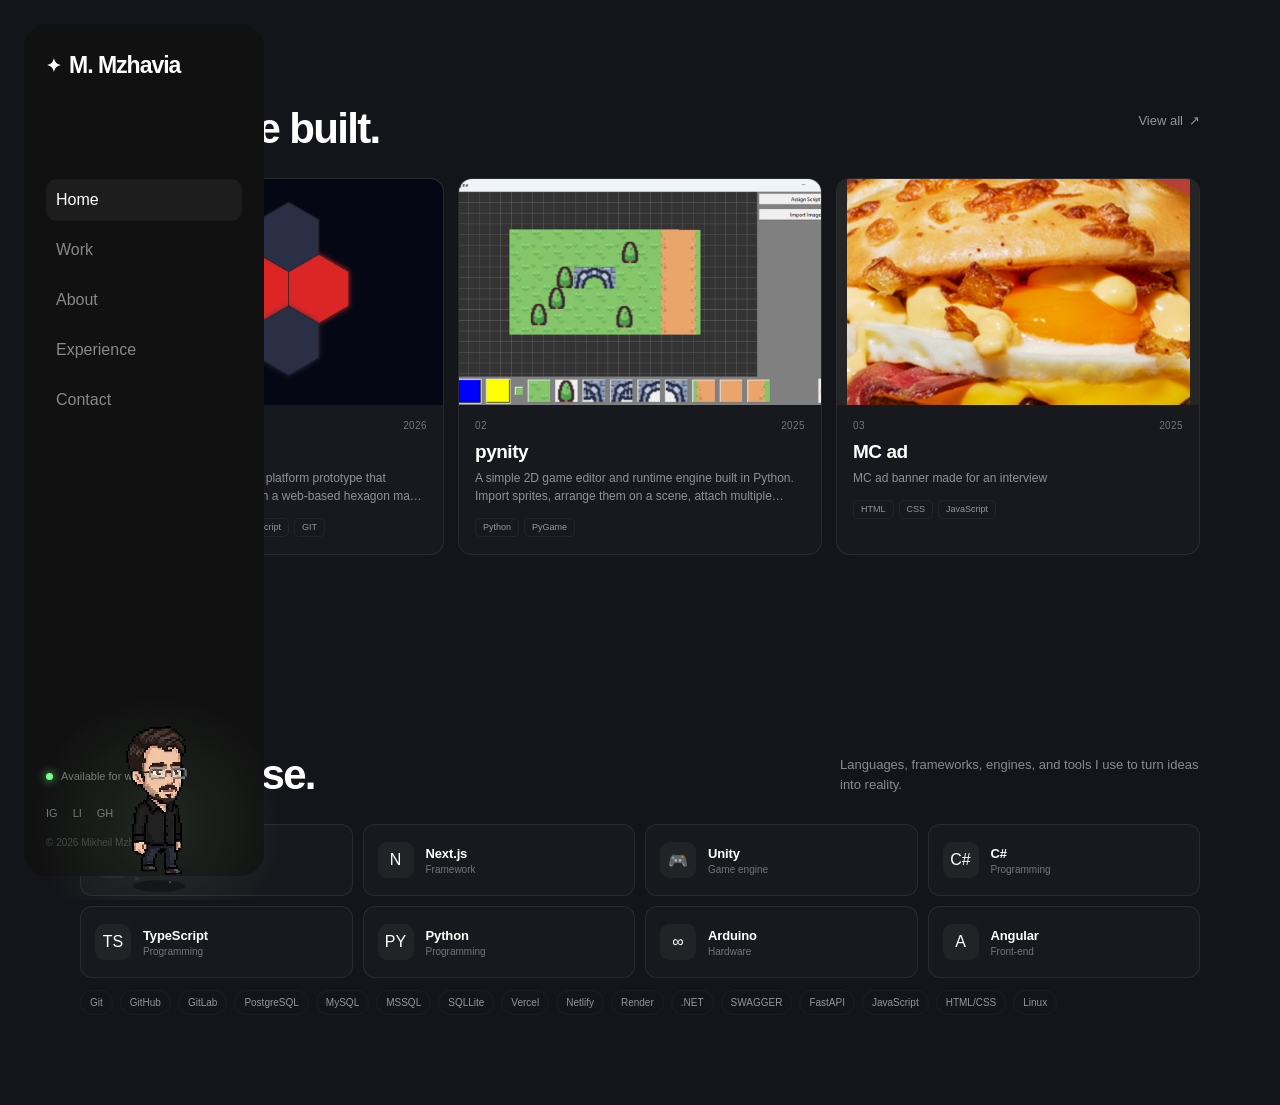
<file: index.html>
<!DOCTYPE html>
<html lang="en">

<head>
  <meta charset="UTF-8">
  <meta name="viewport" content="width=device-width, initial-scale=1.0">
  <title>Mikheil Mzhavia</title>
  <link rel="stylesheet" href="style.css">

</head>

<body>



  <aside class="sidebar">

    <a href="#" class="brand">
      <span class="brand-mark">✦</span>
      <span>M. Mzhavia</span>
    </a>

    <nav class="menu">
      <a href="./index.html" class="active">

        Home
      </a>

      <a href="#work">

        Work
      </a>

      <a href="./about.html">

        About
      </a>

      <a href="#experience">

        Experience
      </a>

      <a href="#contact">

        Contact
      </a>
    </nav>

    <div class="sidebar-bottom">

      <div class="availability">
        <span></span>
        Available for work
      </div>

      <div class="socials">
        <a href="#">IG</a>
        <a href="#">LI</a>
        <a href="#">GH</a>
      </div>

      <p>© 2026 Mikheil Mzhavia</p>

    </div>

  </aside>

  <section class="projects" id="projects">
    <div class="projects-header">
      <div>
        <span class="eyebrow">Selected work</span>
        <h2>Things I've built.</h2>
      </div>

      <a href="/projects" class="view-all">
        View all <span>↗</span>
      </a>
    </div>

    <div class="projects-grid">

      <!-- Featured Project -->
      <a href="https://github.com/miho2007/codelaxy" class="project-card project-card--featured">
        <div class="project-image">
          <img
            src="./img/codelaxy.png"
            alt="Project One preview" />
          <span class="project-arrow">↗</span>
        </div>

        <div class="project-content">
          <div class="project-meta">
            <span>01</span>
            <span>2026</span>
          </div>

          <h3>codelaxy</h3>

          <p>
            Codelaxy is a coding challenge platform prototype that combines a Python CLI tool with a web-based hexagon
            map. Players solve programming problems locally, run automated tests, submit their solutions, and capture
            hexagons on a shared map when their solution passes.

            The project blends competitive programming, game mechanics, and Git-based synchronization — without
            requiring a backend server.
          </p>

          <div class="tech-stack">
            <span>Python</span>
            <span>HTML</span>
            <span>CSS</span>
            <span>JavaScript</span>
            <span>GIT</span>
          </div>
        </div>
      </a>

      <!-- Project 2 -->
      <a href="https://github.com/miho2007/pynity" class="project-card">
        <div class="project-image">
          <img
            src="./img/Pynity.png"
            alt="Project Two preview" />
          <span class="project-arrow">↗</span>
        </div>

        <div class="project-content">
          <div class="project-meta">
            <span>02</span>
            <span>2025</span>
          </div>

          <h3>pynity</h3>

          <p>
            A simple 2D game editor and runtime engine built in Python.
            Import sprites, arrange them on a scene, attach multiple Python scripts, and export a playable game with one
            click!
          </p>

          <div class="tech-stack">
            <span>Python</span>
            <span>PyGame</span>
          </div>
        </div>
      </a>

      <!-- Project 3 -->
      <a href="https://miho2007.github.io/ad-banner/" class="project-card">
        <div class="project-image">
          <img
            src="./img/ad banner.png"
            alt="Project Three preview" />
          <span class="project-arrow">↗</span>
        </div>

        <div class="project-content">
          <div class="project-meta">
            <span>03</span>
            <span>2025</span>
          </div>

          <h3>MC ad</h3>

          <p>
            MC ad banner made for an interview
          </p>

          <div class="tech-stack">
            <span>HTML</span>
            <span>CSS</span>
            <span>JavaScript</span>
          </div>
        </div>
      </a>

    </div>
  </section>

  <section class="tech-stack-section">

    <div class="tech-stack-header">
      <div>
        <p class="tech-stack-eyebrow">Tech stack</p>

        <h2 class="tech-stack-title">
          Things I use.
        </h2>
      </div>

      <p class="tech-stack-description">
        Languages, frameworks, engines, and tools
        I use to turn ideas into reality.
      </p>
    </div>


    <div class="tech-grid">

      <div class="tech-card">
        <div class="tech-card-icon">⚛</div>

        <div class="tech-card-info">
          <span class="tech-card-name">React</span>
          <span class="tech-card-type">Front-end</span>
        </div>

        <span class="tech-card-arrow">↗</span>
      </div>


      <div class="tech-card">
        <div class="tech-card-icon">N</div>

        <div class="tech-card-info">
          <span class="tech-card-name">Next.js</span>
          <span class="tech-card-type">Framework</span>
        </div>

        <span class="tech-card-arrow">↗</span>
      </div>


      <div class="tech-card">
        <div class="tech-card-icon">🎮</div>

        <div class="tech-card-info">
          <span class="tech-card-name">Unity</span>
          <span class="tech-card-type">Game engine</span>
        </div>

        <span class="tech-card-arrow">↗</span>
      </div>


      <div class="tech-card">
        <div class="tech-card-icon">C#</div>

        <div class="tech-card-info">
          <span class="tech-card-name">C#</span>
          <span class="tech-card-type">Programming</span>
        </div>

        <span class="tech-card-arrow">↗</span>
      </div>


      <div class="tech-card">
        <div class="tech-card-icon">TS</div>

        <div class="tech-card-info">
          <span class="tech-card-name">TypeScript</span>
          <span class="tech-card-type">Programming</span>
        </div>

        <span class="tech-card-arrow">↗</span>
      </div>


      <div class="tech-card">
        <div class="tech-card-icon">PY</div>

        <div class="tech-card-info">
          <span class="tech-card-name">Python</span>
          <span class="tech-card-type">Programming</span>
        </div>

        <span class="tech-card-arrow">↗</span>
      </div>


      <div class="tech-card">
        <div class="tech-card-icon">∞</div>

        <div class="tech-card-info">
          <span class="tech-card-name">Arduino</span>
          <span class="tech-card-type">Hardware</span>
        </div>

        <span class="tech-card-arrow">↗</span>
      </div>


      <div class="tech-card">
        <div class="tech-card-icon">A</div>

        <div class="tech-card-info">
          <span class="tech-card-name">Angular</span>
          <span class="tech-card-type">Front-end</span>
        </div>

        <span class="tech-card-arrow">↗</span>
      </div>

    </div>


    <div class="tech-more">
      <span class="tech-more-item">Git</span>
      <span class="tech-more-item">GitHub</span>
      <span class="tech-more-item">GitLab</span>
      <span class="tech-more-item">PostgreSQL</span>
      <span class="tech-more-item">MySQL</span>
      <span class="tech-more-item">MSSQL</span>
      <span class="tech-more-item">SQLLite</span>
      <span class="tech-more-item">Vercel</span>
      <span class="tech-more-item">Netlify</span>
      <span class="tech-more-item">Render</span>
      <span class="tech-more-item">.NET</span>
      <span class="tech-more-item">SWAGGER</span>
      <span class="tech-more-item">FastAPI</span>
      <span class="tech-more-item">JavaScript</span>
      <span class="tech-more-item">HTML/CSS</span>
      <span class="tech-more-item">Linux</span>
      
    </div>

  </section>


  <script src="mini-me-widget.js"></script>


  <mini-me-widget api-base="https://mini-me-backend-ue1z.onrender.com"></mini-me-widget>

</body>

</html>
</file>
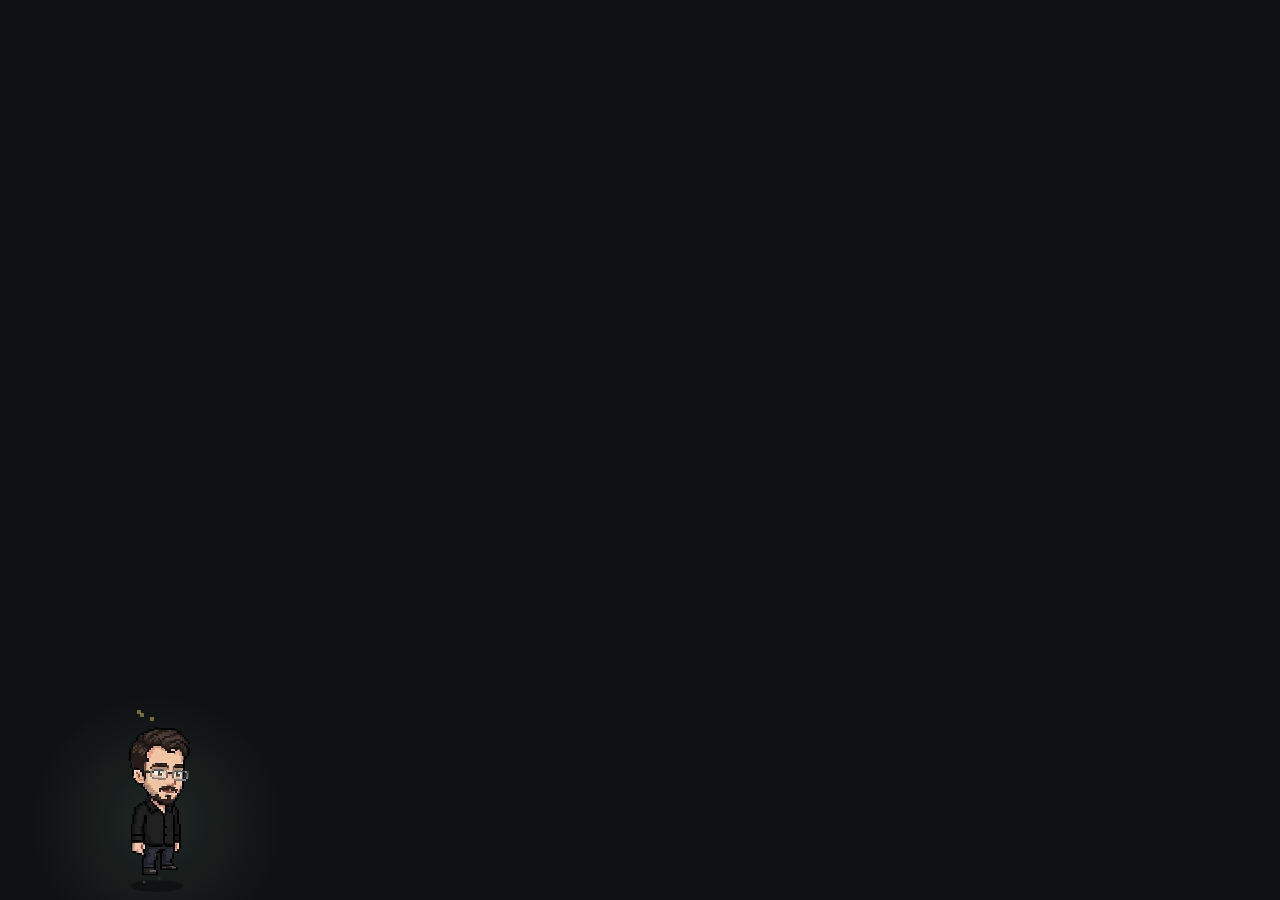
<file: mini me page.html>
<!DOCTYPE html>
<html lang="en">
<head>
<meta charset="UTF-8">
<meta name="viewport" content="width=device-width, initial-scale=1">
<title>Mini-Me</title>
<link rel="preconnect" href="https://fonts.googleapis.com">
<link href="https://fonts.googleapis.com/css2?family=Press+Start+2P&family=VT323&display=swap" rel="stylesheet">
<style>
  :root { color-scheme: dark; }
  * { box-sizing: border-box; }
  html, body {
    margin: 0;
    background: #101114;
    font-family: 'VT323', monospace;
    color: #eaeaea;
  }
  ::selection { background: #2e5c34; }

  /* ---------- demo page content (stand-in for "the website") ---------- */
  .page { max-width: 720px; margin: 0 auto; padding: 60px 24px 200px; }
  .pixel-h { font-family: 'Press Start 2P', monospace; letter-spacing: 1px; color: #9fe3a8; text-shadow: 2px 2px 0 #1a3a1e; }
  h1.pixel-h { font-size: 20px; margin: 0 0 6px; }
  h2.pixel-h { font-size: 13px; margin: 0 0 10px; }
  .subtitle { font-size: 20px; color: #8a8f98; margin: 0 0 40px; }
  .card { background: #14151a; border: 3px solid #2e2e38; border-radius: 6px; padding: 18px 20px; margin-bottom: 20px; }
  .card p { font-size: 19px; line-height: 1.45; color: #c7cad1; margin: 0; }
  .hint { display: inline-block; margin-top: 4px; font-size: 15px; color: #6f7480; }

  /* ---------- pet overlay ---------- */
  #pet-canvas {
    position: fixed;
    inset: 0;
    width: 100vw;
    height: 100vh;
    pointer-events: none;
    image-rendering: pixelated;
    image-rendering: crisp-edges;
    z-index: 2147483000;
  }
  #pet-hit {
    position: fixed;
    pointer-events: auto;
    cursor: pointer;
    z-index: 2147483001;
    background: transparent;
    border: none;
    padding: 0;
  }
  #pet-hint {
    position: fixed;
    pointer-events: none;
    z-index: 2147483001;
    background: #14151a;
    border: 3px solid #2e2e38;
    border-radius: 4px;
    padding: 6px 10px;
    font-size: 16px;
    color: #9fe3a8;
    white-space: nowrap;
    opacity: 0;
    transition: opacity 0.3s ease;
  }
  #pet-hint.show { opacity: 1; }
  #pet-hint::after {
    content: "";
    position: absolute;
    bottom: -8px;
    left: 22px;
    border: 6px solid transparent;
    border-top-color: #2e2e38;
  }

  /* ---------- chat panel ---------- */
  #chat-panel {
    position: fixed;
    width: min(320px, 92vw);
    max-height: 380px;
    background: #14151a;
    border: 3px solid #2e2e38;
    border-radius: 8px;
    display: flex;
    flex-direction: column;
    overflow: hidden;
    z-index: 2147483002;
    box-shadow: 0 10px 30px rgba(0,0,0,0.5);
    opacity: 0;
    transform: translateY(8px) scale(0.98);
    transition: opacity 0.16s ease, transform 0.16s ease;
  }
  #chat-panel.open { opacity: 1; transform: translateY(0) scale(1); pointer-events: auto; }
  #chat-panel:not(.open) { pointer-events: none; }
  #chat-header {
    display: flex;
    align-items: center;
    justify-content: space-between;
    padding: 8px 12px;
    background: #1a1b21;
    border-bottom: 3px solid #2e2e38;
  }
  #chat-header span {
    font-family: 'Press Start 2P', monospace;
    font-size: 10px;
    color: #9fe3a8;
  }
  #chat-close {
    background: none;
    border: none;
    color: #8a8f98;
    font-size: 20px;
    line-height: 1;
    cursor: pointer;
    padding: 0 4px;
  }
  #chat-close:hover { color: #e07a7a; }
  #chat-messages {
    flex: 1;
    overflow-y: auto;
    padding: 12px;
    display: flex;
    flex-direction: column;
    gap: 8px;
    min-height: 80px;
    max-height: 260px;
  }
  .msg { max-width: 85%; font-size: 18px; line-height: 1.3; padding: 7px 10px; border-radius: 4px; word-wrap: break-word; }
  .msg.user { align-self: flex-end; background: #26262b; color: #eaeaea; }
  .msg.bot { align-self: flex-start; background: #16241a; color: #b9f0c2; border: 1px solid #24402a; }
  .msg.error { align-self: flex-start; background: #2a1a1a; color: #e07a7a; border: 1px solid #4a2a2a; }
  .msg.typing { align-self: flex-start; background: #16241a; border: 1px solid #24402a; color: #9fe3a8; display: flex; gap: 4px; padding: 9px 12px; }
  .msg.typing span { width: 5px; height: 5px; background: #9fe3a8; border-radius: 50%; animation: bounce 1s infinite ease-in-out; }
  .msg.typing span:nth-child(2) { animation-delay: 0.15s; }
  .msg.typing span:nth-child(3) { animation-delay: 0.3s; }
  @keyframes bounce { 0%, 60%, 100% { transform: translateY(0); opacity: 0.5; } 30% { transform: translateY(-3px); opacity: 1; } }
  #chat-form { display: flex; gap: 6px; padding: 10px; border-top: 3px solid #2e2e38; }
  #chat-input {
    flex: 1;
    padding: 8px 10px;
    font-family: 'VT323', monospace;
    font-size: 18px;
    background: #0e0f13;
    border: 2px solid #2e2e38;
    border-radius: 4px;
    color: #eaeaea;
  }
  #chat-input:focus { outline: 2px solid #9fe3a8; }
  #chat-send {
    font-family: 'Press Start 2P', monospace;
    font-size: 10px;
    padding: 8px 10px;
    border: 2px solid #1a3a1e;
    border-radius: 4px;
    background: #9fe3a8;
    color: #101114;
    cursor: pointer;
  }
  #chat-send:disabled { opacity: 0.5; cursor: default; }
</style>
</head>
<body>



<canvas id="pet-canvas"></canvas>
<button id="pet-hit" aria-label="Chat with Mini-Me"></button>
<div id="pet-hint">click me!</div>

<div id="chat-panel">
  <div id="chat-header">
    <span>MINI-ME</span>
    <button id="chat-close" aria-label="Close chat">&times;</button>
  </div>
  <div id="chat-messages"></div>
  <form id="chat-form">
    <input type="text" id="chat-input" placeholder="say something..." autocomplete="off" />
    <button type="submit" id="chat-send">SEND</button>
  </form>
</div>

<script>
(() => {
  const API_BASE = "https://mini-me-backend-ue1z.onrender.com";
  const REDUCED_MOTION = window.matchMedia("(prefers-reduced-motion: reduce)").matches;

  const canvas = document.getElementById("pet-canvas");
  const ctx = canvas.getContext("2d");
  const hitEl = document.getElementById("pet-hit");
  const hintEl = document.getElementById("pet-hint");
  const panelEl = document.getElementById("chat-panel");
  const closeBtn = document.getElementById("chat-close");
  const messagesEl = document.getElementById("chat-messages");
  const formEl = document.getElementById("chat-form");
  const inputEl = document.getElementById("chat-input");
  const sendBtn = document.getElementById("chat-send");

  // ---- sprite: cropped 1:1 from the uploaded photo, background removed ----
  const SPRITE_SRC = "[data-uri]";
  const sprite = new Image();
  let spriteReady = false;
  sprite.onload = () => { spriteReady = true; };
  sprite.src = SPRITE_SRC;
  const SPRITE_NATIVE_W = 139;
  const SPRITE_NATIVE_H = 341;
  const DRAW_H = 150;
  const DRAW_W = Math.round(DRAW_H * (SPRITE_NATIVE_W / SPRITE_NATIVE_H));
  const SCALE = DRAW_H / SPRITE_NATIVE_H;
  const NECK_Y = 160;
  const HIP_Y = 280;
  const LEG_MID_X = 70;
  const SRC_HEAD = { sx: 0, sy: 0, sw: SPRITE_NATIVE_W, sh: NECK_Y };
  const SRC_BODY = { sx: 0, sy: NECK_Y, sw: SPRITE_NATIVE_W, sh: HIP_Y - NECK_Y };
  const SRC_LEG_L = { sx: 0, sy: HIP_Y, sw: LEG_MID_X, sh: SPRITE_NATIVE_H - HIP_Y };
  const SRC_LEG_R = { sx: LEG_MID_X, sy: HIP_Y, sw: SPRITE_NATIVE_W - LEG_MID_X, sh: SPRITE_NATIVE_H - HIP_Y };

  const GROUND_MARGIN = 18;
  const character = {
    x: 120,
    dir: 1,
    speed: REDUCED_MOTION ? 0 : 0.55,
    minX: 0,
    maxX: 0,
    engaged: false,   // chat panel open -> stands still, faces the panel
    thinking: false,  // waiting on a backend reply
  };
  let FOOT_Y = 0;
  let lastDir = character.dir;
  let turnPulse = 0;
  let idleSeed = Math.random() * 1000;
  const dust = [];
  let lastStepPhase = 0;
  let mouseX = null, mouseY = null;
  let headTiltCurrent = 0;
  let newMessagePulse = 0;
  let bodyBobCurrent = 0;
  let headBobCurrent = 0;
  let nodPulse = 0;
  let lastNodAt = 0;
  let waddleCurrent = 0;
  let stretchCurrent = 0;
  let squeezeCurrent = 0;
  let headWaddleCurrent = 0;
  let flourishPulse = 0;
  let stepCounter = 0;
  const sparkles = [];

  function recomputeBounds() {
    FOOT_Y = window.innerHeight - GROUND_MARGIN;
    character.minX = DRAW_W / 2 + 12;
    character.maxX = window.innerWidth - DRAW_W / 2 - 12;
    if (character.x < character.minX) character.x = character.minX;
    if (character.x > character.maxX) character.x = character.maxX;
  }
  function resizeCanvas() {
    canvas.width = window.innerWidth;
    canvas.height = window.innerHeight;
    ctx.imageSmoothingEnabled = false;
    recomputeBounds();
    if (panelEl.classList.contains("open")) positionPanel();
  }
  window.addEventListener("resize", resizeCanvas);
  window.addEventListener("mousemove", (e) => { mouseX = e.clientX; mouseY = e.clientY; });
  resizeCanvas();
  character.x = Math.max(character.minX, Math.min(character.maxX, 120));

  let sessionId = null;
  let sessionPromise = null;
  function ensureSession() {
    if (sessionId) return Promise.resolve(sessionId);
    if (sessionPromise) return sessionPromise;
    sessionPromise = fetch(API_BASE + "/session", { method: "POST" })
      .then((res) => res.json())
      .then((data) => { sessionId = data.session_id; return sessionId; })
      .catch(() => null);
    return sessionPromise;
  }

  // ---------------- chat panel ----------------
  const chatMessages = [];
  let hasInteracted = false;

  function addMessage(role, text) {
    const el = document.createElement("div");
    el.className = "msg " + role;
    messagesEl.appendChild(el);
    const msg = { role, text, shown: role === "bot" ? 0 : text.length, el, done: role !== "bot" };
    if (role !== "bot") el.textContent = text;
    chatMessages.push(msg);
    messagesEl.scrollTop = messagesEl.scrollHeight;
    return msg;
  }

  function addTypingIndicator() {
    const el = document.createElement("div");
    el.className = "msg typing";
    el.innerHTML = "<span></span><span></span><span></span>";
    messagesEl.appendChild(el);
    messagesEl.scrollTop = messagesEl.scrollHeight;
    return el;
  }

  let typingQueue = [];
  function tickTypewriters() {
    for (let i = typingQueue.length - 1; i >= 0; i--) {
      const m = typingQueue[i];
      if (m.shown < m.text.length) {
        m.shown += 1;
        m.el.textContent = m.text.slice(0, m.shown);
        messagesEl.scrollTop = messagesEl.scrollHeight;
      } else {
        m.done = true;
        typingQueue.splice(i, 1);
      }
    }
  }

  function positionPanel() {
    const rect = { w: Math.min(320, window.innerWidth * 0.92) };
    const headTopApprox = FOOT_Y - DRAW_H;
    let left = character.x - rect.w / 2;
    left = Math.max(10, Math.min(window.innerWidth - rect.w - 10, left));
    let bottom = window.innerHeight - headTopApprox + 14;
    bottom = Math.min(bottom, window.innerHeight - 60);
    panelEl.style.left = Math.round(left) + "px";
    panelEl.style.bottom = Math.round(bottom) + "px";
  }

  function openChat() {
    hasInteracted = true;
    hintEl.classList.remove("show");
    character.engaged = true;
    positionPanel();
    panelEl.classList.add("open");
    ensureSession();
    setTimeout(() => inputEl.focus(), 50);
  }
  function closeChat() {
    panelEl.classList.remove("open");
    character.engaged = false;
  }
  hitEl.addEventListener("click", () => {
    if (panelEl.classList.contains("open")) closeChat();
    else openChat();
  });
  closeBtn.addEventListener("click", closeChat);
  document.addEventListener("click", (e) => {
    if (!panelEl.classList.contains("open")) return;
    if (panelEl.contains(e.target) || e.target === hitEl) return;
    closeChat();
  });

  formEl.addEventListener("submit", async (e) => {
    e.preventDefault();
    const message = inputEl.value.trim();
    if (!message || character.thinking) return;
    inputEl.value = "";
    sendBtn.disabled = true;
    character.thinking = true;
    addMessage("user", message);
    const typingEl = addTypingIndicator();
    try {
      await ensureSession();
      const res = await fetch(API_BASE + "/chat", {
        method: "POST",
        headers: { "Content-Type": "application/json" },
        body: JSON.stringify({ message, session_id: sessionId }),
      });
      typingEl.remove();
      if (!res.ok) {
        const errText = await res.text();
        addMessage("error", "something broke: " + errText.slice(0, 120));
      } else {
        const data = await res.json();
        const msg = addMessage("bot", data.reply || "...");
        msg.el.textContent = "";
        typingQueue.push(msg);
        newMessagePulse = 1;
      }
    } catch (err) {
      typingEl.remove();
      addMessage("error", "can't reach the backend right now.");
    } finally {
      character.thinking = false;
      sendBtn.disabled = false;
      inputEl.focus();
    }
  });

  // ---------------- pet hint bubble (encourage first click) ----------------
  let hintTimer = setTimeout(() => {
    if (!hasInteracted) hintEl.classList.add("show");
  }, 3500);
  setInterval(() => {
    if (hasInteracted || panelEl.classList.contains("open")) return;
    hintEl.classList.toggle("show");
  }, 6000);

  function positionHitAndHint() {
    const left = Math.round(character.x - DRAW_W / 2);
    const top = Math.round(FOOT_Y - DRAW_H - 10);
    hitEl.style.left = left + "px";
    hitEl.style.top = top + "px";
    hitEl.style.width = DRAW_W + "px";
    hitEl.style.height = (DRAW_H + 18) + "px";
    hintEl.style.left = (left + DRAW_W / 2 - hintEl.offsetWidth / 2) + "px";
    hintEl.style.top = (top - 40) + "px";
  }

  // ---------------- animation helpers ----------------
  function updateTurnPulse() {
    if (character.dir !== lastDir) {
      turnPulse = 1;
      lastDir = character.dir;
    }
    turnPulse *= 0.9;
    if (turnPulse < 0.01) turnPulse = 0;
  }
  function spawnDust(footX) { dust.push({ x: footX, y: FOOT_Y, life: 1 }); }
  function updateDust() {
    for (let i = dust.length - 1; i >= 0; i--) {
      const d = dust[i];
      d.life -= 0.045;
      d.y -= 0.15;
      if (d.life <= 0) dust.splice(i, 1);
    }
  }
  function drawDust() {
    for (const d of dust) {
      ctx.globalAlpha = d.life * 0.4;
      ctx.fillStyle = "#cfd6de";
      const s = 2 + (1 - d.life) * 2;
      ctx.fillRect(Math.round(d.x - s / 2), Math.round(d.y - s / 2), s, s);
    }
    ctx.globalAlpha = 1;
  }

  function spawnSparkle(x, y) {
    for (let i = 0; i < 3; i++) {
      sparkles.push({
        x: x + (Math.random() - 0.5) * 20,
        y: y + (Math.random() - 0.5) * 10,
        life: 1,
        vy: -0.4 - Math.random() * 0.3,
        vx: (Math.random() - 0.5) * 0.6,
      });
    }
  }
  function updateSparkles() {
    for (let i = sparkles.length - 1; i >= 0; i--) {
      const s = sparkles[i];
      s.life -= 0.03;
      s.x += s.vx;
      s.y += s.vy;
      if (s.life <= 0) sparkles.splice(i, 1);
    }
  }
  function drawSparkles() {
    for (const s of sparkles) {
      ctx.globalAlpha = Math.max(0, s.life);
      ctx.fillStyle = "#f5e17a";
      const sz = 2 + Math.sin(s.life * Math.PI) * 2;
      ctx.fillRect(Math.round(s.x - sz / 2), Math.round(s.y - sz / 2), sz, sz);
    }
    ctx.globalAlpha = 1;
  }

  function drawCharacter(t) {
    const walking = character.speed > 0 && !character.engaged && !character.thinking;
    updateTurnPulse();
    if (newMessagePulse > 0) newMessagePulse *= 0.92;
    if (newMessagePulse < 0.01) newMessagePulse = 0;

    const gaitSpeed = 0.0105;
    const phase = t * gaitSpeed;

    const attentive = character.engaged || character.thinking;

    // occasional slow nod while attentive, instead of a constant fast bob
    if (attentive && t - lastNodAt > 2400 + Math.sin(idleSeed) * 400) {
      lastNodAt = t;
      nodPulse = 1;
    }
    nodPulse *= 0.94;
    if (nodPulse < 0.01) nodPulse = 0;
    const nodShape = Math.sin(nodPulse * Math.PI) * nodPulse;

    // a random extra-peppy step every so often, purely for charm
    flourishPulse *= 0.9;
    if (flourishPulse < 0.01) flourishPulse = 0;
    const flourishShape = Math.sin(Math.min(flourishPulse, 1) * Math.PI) * flourishPulse;

    // target bob per state — walking gets a bouncy hop, everything else stays gentle
    const bodyBobTarget = walking
      ? Math.abs(Math.sin(phase)) * (4 + flourishShape * 3.5)
      : attentive
      ? Math.sin(t * 0.0025 + idleSeed) * 1 + nodShape * 1.2
      : Math.sin(t * 0.0035 + idleSeed) * 1.2;
    bodyBobCurrent += (bodyBobTarget - bodyBobCurrent) * (walking ? 0.3 : 0.08);
    const bodyBob = bodyBobCurrent;

    // waddle: whole body rocks side to side in time with the steps, like a happy penguin
    const waddleTarget = walking ? Math.sin(phase) * (0.11 + flourishShape * 0.05) : 0;
    waddleCurrent += (waddleTarget - waddleCurrent) * 0.3;

    // squash & stretch tied to the same gait cycle — springy, not robotic
    const stretchTarget = walking ? Math.sin(phase * 2 + 0.3) * (0.06 + flourishShape * 0.03) : 0;
    stretchCurrent += (stretchTarget - stretchCurrent) * 0.3;

    // crouch a little right before turning around, then pop after (turnPulse handles the pop)
    const edgeMargin = 14;
    const approachingEdge = walking && (
      (character.dir === 1 && character.x > character.maxX - edgeMargin) ||
      (character.dir === -1 && character.x < character.minX + edgeMargin)
    );
    const squeezeTarget = approachingEdge ? 1 : 0;
    squeezeCurrent += (squeezeTarget - squeezeCurrent) * 0.35;

    const squashPulse = Math.sin(turnPulse * Math.PI) * turnPulse;

    // combine into one scale: stretch/squash from gait, pre-turn crouch, post-turn pop
    const scaleY = 1 + stretchCurrent - squeezeCurrent * 0.14 + squashPulse * 0.1;
    const scaleX = 1 - stretchCurrent * 0.7 + squeezeCurrent * 0.1 - squashPulse * 0.06;

    // ground shadow reacts to the same squash for a bit of weight
    ctx.globalAlpha = 0.35;
    ctx.beginPath();
    ctx.ellipse(character.x, FOOT_Y + 4, 26 + squashPulse * 6 + squeezeCurrent * 4, 6 - squashPulse * 2 + squeezeCurrent * 1.5, 0, 0, Math.PI * 2);
    ctx.fillStyle = "#000000";
    ctx.fill();
    ctx.globalAlpha = 1;

    if (!spriteReady) return;

    // ---- unified transform: origin sits at the character's ground contact point ----
    ctx.save();
    ctx.translate(character.x, FOOT_Y);
    if (character.dir === -1) ctx.scale(-1, 1);
    ctx.rotate(waddleCurrent);
    ctx.scale(scaleX, scaleY);

    const drawX = -DRAW_W / 2;
    const bodyTopY = -DRAW_H - bodyBob;

    const legDestW_L = SRC_LEG_L.sw * SCALE;
    const legDestW_R = SRC_LEG_R.sw * SCALE;
    const legFullH = (SPRITE_NATIVE_H - HIP_Y) * SCALE;
    const hipY = bodyTopY + HIP_Y * SCALE;

    if (walking) {
      const stepL = 0.68 + 0.32 * Math.max(0, Math.sin(phase));
      const stepR = 0.68 + 0.32 * Math.max(0, Math.sin(phase + Math.PI));
      const shiftL = Math.sin(phase) * 2.5;
      const shiftR = Math.sin(phase + Math.PI) * 2.5;
      ctx.drawImage(sprite, SRC_LEG_L.sx, SRC_LEG_L.sy, SRC_LEG_L.sw, SRC_LEG_L.sh,
        drawX + shiftL, hipY, legDestW_L, legFullH * stepL);
      ctx.drawImage(sprite, SRC_LEG_R.sx, SRC_LEG_R.sy, SRC_LEG_R.sw, SRC_LEG_R.sh,
        drawX + legDestW_L + shiftR, hipY, legDestW_R, legFullH * stepR);
      const stepPhaseNow = Math.floor(phase / Math.PI);
      if (stepPhaseNow !== lastStepPhase) {
        lastStepPhase = stepPhaseNow;
        stepCounter += 1;
        const footX = character.x + (character.dir === -1 ? 12 : -12) * (stepPhaseNow % 2 === 0 ? 1 : -1);
        spawnDust(footX);
        if (Math.random() < 0.16) {
          flourishPulse = 1;
          spawnSparkle(character.x, FOOT_Y - DRAW_H - 6);
        }
      }
    } else {
      const idleShift = attentive ? 0 : Math.sin(t * 0.0015 + idleSeed) * 0.6;
      ctx.drawImage(sprite, SRC_LEG_L.sx, SRC_LEG_L.sy, SRC_LEG_L.sw, SRC_LEG_L.sh,
        drawX + idleShift, hipY, legDestW_L, legFullH);
      ctx.drawImage(sprite, SRC_LEG_R.sx, SRC_LEG_R.sy, SRC_LEG_R.sw, SRC_LEG_R.sh,
        drawX + legDestW_L - idleShift, hipY, legDestW_R, legFullH);
    }

    const bodyDestW = SRC_BODY.sw * SCALE;
    const bodyDestH_base = (HIP_Y - NECK_Y) * SCALE;
    const breathe = attentive ? 1 : 1 + (walking ? 0 : Math.sin(t * 0.003 + idleSeed) * 0.015);
    const bodyDestH = bodyDestH_base * breathe + newMessagePulse * 2;
    const neckY = bodyTopY + NECK_Y * SCALE;
    ctx.drawImage(sprite, SRC_BODY.sx, SRC_BODY.sy, SRC_BODY.sw, SRC_BODY.sh,
      drawX, neckY - (bodyDestH - bodyDestH_base), bodyDestW, bodyDestH);

    const headDestW = SRC_HEAD.sw * SCALE;
    const headDestH = NECK_Y * SCALE;
    const headBobTarget = attentive
      ? nodShape * 2.2 + newMessagePulse * 2.5
      : walking
      ? Math.sin(phase + 0.4) * (1.5 + flourishShape * 1.5)
      : 0;
    headBobCurrent += (headBobTarget - headBobCurrent) * (walking ? 0.3 : 0.15);
    const headExtraBob = headBobCurrent;
    const idleLookTarget = (!walking && !attentive && mouseX !== null)
      ? Math.max(-1, Math.min(1, (mouseX - character.x) / 320)) * 0.12
      : Math.sin(t * 0.0012 + idleSeed) * 0.05;
    headTiltCurrent += (idleLookTarget - headTiltCurrent) * 0.04;

    // bobblehead: the head's tilt lags and slightly overshoots the body's waddle
    const headWaddleTarget = walking ? waddleCurrent * -1.6 : 0;
    headWaddleCurrent += (headWaddleTarget - headWaddleCurrent) * 0.18;

    const headY = neckY - headDestH - headExtraBob;
    const pivotX = drawX + headDestW / 2;
    const pivotY = headY + headDestH;
    ctx.save();
    ctx.translate(pivotX, pivotY);
    ctx.rotate(headTiltCurrent + headWaddleCurrent);
    ctx.translate(-pivotX, -pivotY);
    ctx.drawImage(sprite, SRC_HEAD.sx, SRC_HEAD.sy, SRC_HEAD.sw, SRC_HEAD.sh,
      drawX, headY, headDestW, headDestH);
    ctx.restore();

    ctx.restore();
  }

  function tick(t) {
    const walking = character.speed > 0 && !character.engaged && !character.thinking;
    if (walking) {
      character.x += character.speed * character.dir;
      if (character.x > character.maxX) { character.x = character.maxX; character.dir = -1; }
      if (character.x < character.minX) { character.x = character.minX; character.dir = 1; }
    }
    tickTypewriters();
    ctx.clearRect(0, 0, canvas.width, canvas.height);
    const glow = ctx.createRadialGradient(character.x, FOOT_Y - 60, 10, character.x, FOOT_Y - 60, 130);
    glow.addColorStop(0, "rgba(159,227,168,0.10)");
    glow.addColorStop(1, "rgba(159,227,168,0)");
    ctx.fillStyle = glow;
    ctx.fillRect(0, 0, canvas.width, canvas.height);
    updateDust();
    drawDust();
    updateSparkles();
    drawSparkles();
    drawCharacter(t);
    positionHitAndHint();
    requestAnimationFrame(tick);
  }
  requestAnimationFrame(tick);
})();
</script>
</body>
</html>
</file>
<file: style.css>
* {
    box-sizing: border-box;
}

html {
    scroll-behavior: smooth;
}

body {
    margin: 0;
    min-height: 100vh;

    background: #14151a;
    color: #fff;

    font-family: Inter, Arial, sans-serif;
}


/* =========================================================
   SIDEBAR
========================================================= */

.sidebar {
    position: fixed;
    inset: 24px auto 24px 24px;

    width: 240px;
    padding: 28px 22px;

    display: flex;
    flex-direction: column;

    background: #111;
    color: #fff;
    border-radius: 24px;

    z-index: 100;
}


/* Brand */

.brand {
    display: flex;
    align-items: center;
    gap: 9px;

    color: inherit;
    text-decoration: none;

    font-size: 23px;
    font-weight: 700;
    letter-spacing: -1px;
}

.brand-mark {
    font-size: 18px;
    transition: transform 0.4s ease;
}

.brand:hover .brand-mark {
    transform: rotate(90deg);
}


/* Navigation */

.menu {
    display: flex;
    flex-direction: column;
    gap: 8px;

    margin-top: 100px;
}

.menu a {
    display: flex;
    align-items: center;
    gap: 14px;

    padding: 12px 10px;

    color: #888;
    text-decoration: none;

    border-radius: 10px;

    transition:
        color 0.25s ease,
        background-color 0.25s ease;
}

.menu a:hover,
.menu a.active {
    color: #fff;
    background: #1d1d1d;
}

.number {
    width: 20px;

    color: #555;
    font-size: 10px;
}

.menu a.active .number {
    color: #aaa;
}


/* Sidebar bottom */

.sidebar-bottom {
    margin-top: auto;
}

.availability {
    display: flex;
    align-items: center;
    gap: 8px;

    margin-bottom: 25px;

    color: #777;
    font-size: 11px;
}

.availability span {
    width: 7px;
    height: 7px;

    flex-shrink: 0;

    border-radius: 50%;
    background: #7cff8a;

    box-shadow: 0 0 10px #7cff8a;
}


/* Social links */

.socials {
    display: flex;
    gap: 15px;

    margin-bottom: 18px;
}

.socials a {
    color: #777;
    text-decoration: none;

    font-size: 11px;

    transition: color 0.2s ease;
}

.socials a:hover {
    color: #fff;
}

.sidebar-bottom p {
    margin: 0;

    color: #444;
    font-size: 10px;
}


/* =========================================================
   ABOUT PAGE
========================================================= */

.about {
    min-height: 100vh;

    /*
       Sidebar:
       240px width + 24px left position + 24px gap
    */
    margin-left: 350px;

    padding: 70px 8%;
}


/* About header */

.about-header {
    display: flex;
    align-items: flex-start;
    gap: 50px;

    max-width: 1000px;
}

.abt-section{
    margin-top: 25px;
    margin-left:350px;
}


/* =========================================================
   PROFILE PHOTO
========================================================= */

.profile-photo {
    width: 170px;
    height: 170px;

    flex-shrink: 0;

    overflow: hidden;

    border: 4px solid #fff;
    border-radius: 50%;

    background: #ddd;

    box-shadow: 0 10px 30px rgba(0, 0, 0, 0.12);
}

.profile-photo img {
    display: block;

    width: 100%;
    height: 100%;

    object-fit: cover;
}


/* =========================================================
   ABOUT CONTENT
========================================================= */

.about-content {
    max-width: 1000px;
    padding-top: 15px;
}


/* Small title */

.eyebrow {
    margin: 0 0 20px;

    color: #888;

    font-size: 12px;
    font-weight: 600;
    letter-spacing: 3px;
}


/* Main heading */

.about h1 {
    max-width: 750px;

    margin: 0;

    color: #fff;

    font-size: clamp(42px, 6vw, 76px);
    font-weight: 700;
    line-height: 1.05;
    letter-spacing: -3px;
}


/* Description */

.description {
    max-width: 1000px;

    margin: 60px 0 0;

    color: #888;

    font-size: 18px;
    line-height: 1.7;
}


/* =========================================================
   EXTRA INFO
========================================================= */

.about-info {
    display: flex;
    gap: 70px;

    margin-top: 60px;
}

.info-item span {
    display: block;

    margin-bottom: 8px;

    color: #777;

    font-size: 11px;
    letter-spacing: 1.5px;
}

.info-item p {
    margin: 0;

    color: #ddd;

    font-size: 15px;
}


/* =========================================================
   MOBILE
========================================================= */

@media (max-width: 700px) {

    /* Sidebar */

    .sidebar {
        position: relative;
        inset: auto;

        width: calc(100% - 32px);
        min-height: auto;

        margin: 16px;
        padding: 20px;
    }

    .menu {
        margin-top: 40px;
    }

    .sidebar-bottom {
        margin-top: 40px;
    }


    /* About */

    .about {
        margin-left: 0;

        padding: 40px 6%;
    }

    .about-header {
        flex-direction: column;
        gap: 30px;
    }


    /* Photo */

    .profile-photo {
        width: 120px;
        height: 120px;
    }


    /* Content */

    .about-content {
        padding-top: 0;
    }

    .about h1 {
        font-size: 44px;
        letter-spacing: -2px;
    }

    .description {
        margin-top: 40px;

        font-size: 16px;
    }


    /* Info */

    .about-info {
        flex-direction: column;
        gap: 25px;

        margin-top: 45px;
    }
}




/* =========================================================
   Projects Cards 
========================================================= */

.projects {
  width: min(1120px, calc(100% - 40px));
  margin: 0 auto;
  padding: 90px 0;
}

/* Header */

.projects-header {
  display: flex;
  align-items: center;
  justify-content: space-between;
  margin-bottom: 28px;
}

.eyebrow {
  margin: 0 0 7px;

  font-size: 11px;
  font-weight: 600;
  letter-spacing: 0.12em;
  text-transform: uppercase;

  opacity: 0.45;
}

.projects h2 {
  margin: 0;

  font-size: clamp(28px, 4vw, 42px);
  line-height: 1;
  letter-spacing: -0.04em;
}

.view-all {
  display: inline-flex;
  align-items: center;
  gap: 6px;

  color: inherit;
  font-size: 13px;
  text-decoration: none;

  opacity: 0.55;
  transition: opacity 0.2s ease;
}

.view-all:hover {
  opacity: 1;
}

.view-all span {
  transition: transform 0.2s ease;
}

.view-all:hover span {
  transform: translate(2px, -2px);
}


/* Grid */

.projects-grid {
  display: grid;
  grid-template-columns: repeat(3, 1fr);
  gap: 14px;
}


/* Card */

.project-card {
  display: block;

  color: inherit;
  text-decoration: none;

  border: 1px solid rgba(128, 128, 128, 0.18);
  border-radius: 14px;

  overflow: hidden;

  background: rgba(128, 128, 128, 0.035);

  transition:
    transform 0.25s ease,
    border-color 0.25s ease,
    background 0.25s ease;
}

.project-card:hover {
  transform: translateY(-4px);

  border-color: rgba(128, 128, 128, 0.35);

  background: rgba(128, 128, 128, 0.07);
}


/* Project image */

.project-image {
  position: relative;

  aspect-ratio: 16 / 10;

  overflow: hidden;

  background: rgba(128, 128, 128, 0.08);
}

.project-image img {
  width: 100%;
  height: 100%;

  display: block;

  object-fit: cover;

  transition: transform 0.5s cubic-bezier(.2, .7, .2, 1);
}

.project-card:hover .project-image img {
  transform: scale(1.035);
}


/* Arrow */

.project-arrow {
  position: absolute;
  top: 12px;
  right: 12px;

  width: 30px;
  height: 30px;

  display: grid;
  place-items: center;

  border-radius: 50%;

  background: rgba(0, 0, 0, 0.65);
  color: white;

  font-size: 14px;

  opacity: 0;
  transform: translateY(4px);

  transition:
    opacity 0.2s ease,
    transform 0.2s ease;
}

.project-card:hover .project-arrow {
  opacity: 1;
  transform: translateY(0);
}


/* Content */

.project-content {
  padding: 15px 16px 17px;
}

.project-meta {
  display: flex;
  justify-content: space-between;

  margin-bottom: 10px;

  font-size: 10px;
  letter-spacing: 0.04em;

  opacity: 0.4;
}

.project-content h3 {
  margin: 0 0 6px;

  font-size: 19px;
  font-weight: 600;
  letter-spacing: -0.025em;
}

.project-content p {
  margin: 0 0 13px;

  font-size: 12px;
  line-height: 1.5;

  opacity: 0.52;

  display: -webkit-box;
  -webkit-line-clamp: 2;
  -webkit-box-orient: vertical;
  overflow: hidden;
}


/* Tech */

.tech-stack {
  display: flex;
  flex-wrap: wrap;
  gap: 5px;
}

.tech-stack span {
  padding: 4px 7px;

  border: 1px solid rgba(128, 128, 128, 0.2);
  border-radius: 5px;

  font-size: 9px;
  line-height: 1;

  opacity: 0.55;
}


/* Tablet */

@media (max-width: 850px) {
  .projects-grid {
    grid-template-columns: repeat(2, 1fr);
  }

  .project-card--featured {
    grid-column: 1 / -1;
  }
}


/* Mobile */

@media (max-width: 600px) {
  .projects {
    width: min(100% - 28px, 1120px);
    padding: 65px 0;
  }

  .projects-header {
    margin-bottom: 22px;
  }

  .projects-grid {
    grid-template-columns: 1fr;
  }

  .project-card--featured {
    grid-column: auto;
  }

  .project-arrow {
    opacity: 1;
    transform: none;
  }

  .project-content {
    padding: 14px;
  }
}








/* =========================================================
   My Tech-stack
========================================================= */

.tech-stack-section {
  width: min(1120px, calc(100% - 40px));
  margin: 0 auto;
  padding: 90px 0;
}

.tech-stack-header {
  display: flex;
  align-items: end;
  justify-content: space-between;
  gap: 30px;

  margin-bottom: 28px;
}

.tech-stack-eyebrow {
  margin: 0 0 7px;

  font-size: 11px;
  font-weight: 600;
  letter-spacing: 0.12em;
  text-transform: uppercase;

  opacity: 0.45;
}

.tech-stack-title {
  margin: 0;

  font-size: clamp(28px, 4vw, 42px);
  line-height: 1;
  letter-spacing: -0.04em;
}

.tech-stack-description {
  max-width: 360px;
  margin: 0;

  font-size: 13px;
  line-height: 1.6;

  opacity: 0.5;
}


/* Tech grid */

.tech-grid {
  display: grid;

  grid-template-columns: repeat(4, 1fr);

  gap: 10px;
}


/* Tech card */

.tech-card {
  position: relative;

  display: flex;
  align-items: center;
  gap: 12px;

  min-height: 72px;

  padding: 13px 14px;

  border: 1px solid rgba(128, 128, 128, 0.17);
  border-radius: 12px;

  background: rgba(128, 128, 128, 0.035);

  transition:
    transform 0.25s ease,
    border-color 0.25s ease,
    background 0.25s ease;
}

.tech-card:hover {
  transform: translateY(-3px);

  border-color: rgba(128, 128, 128, 0.35);

  background: rgba(128, 128, 128, 0.07);
}


/* Icon */

.tech-card-icon {
  width: 36px;
  height: 36px;

  flex-shrink: 0;

  display: grid;
  place-items: center;

  border-radius: 9px;

  background: rgba(128, 128, 128, 0.09);

  font-size: 16px;
}


/* Text */

.tech-card-info {
  min-width: 0;
}

.tech-card-name {
  display: block;

  font-size: 13px;
  font-weight: 600;

  letter-spacing: -0.01em;
}

.tech-card-type {
  display: block;

  margin-top: 3px;

  font-size: 10px;

  opacity: 0.4;
}


/* Small arrow */

.tech-card-arrow {
  position: absolute;

  top: 10px;
  right: 10px;

  font-size: 11px;

  opacity: 0;

  transform: translate(-2px, 2px);

  transition:
    opacity 0.2s ease,
    transform 0.2s ease;
}

.tech-card:hover .tech-card-arrow {
  opacity: 0.5;

  transform: translate(0, 0);
}


/* More tools */

.tech-more {
  display: flex;
  flex-wrap: wrap;
  gap: 7px;

  margin-top: 12px;
}

.tech-more-item {
  padding: 6px 9px;

  border: 1px solid rgba(128, 128, 128, 0.15);
  border-radius: 999px;

  font-size: 10px;

  opacity: 0.55;
}


/* Tablet */

@media (max-width: 850px) {
  .tech-grid {
    grid-template-columns: repeat(3, 1fr);
  }
}


/* Mobile */

@media (max-width: 620px) {
  .tech-stack-section {
    width: min(100% - 28px, 1120px);
    padding: 65px 0;
  }

  .tech-stack-header {
    display: block;
  }

  .tech-stack-description {
    margin-top: 12px;
  }

  .tech-grid {
    grid-template-columns: repeat(2, 1fr);
  }
}

@media (max-width: 390px) {
  .tech-grid {
    grid-template-columns: 1fr;
  }
}
</file>
